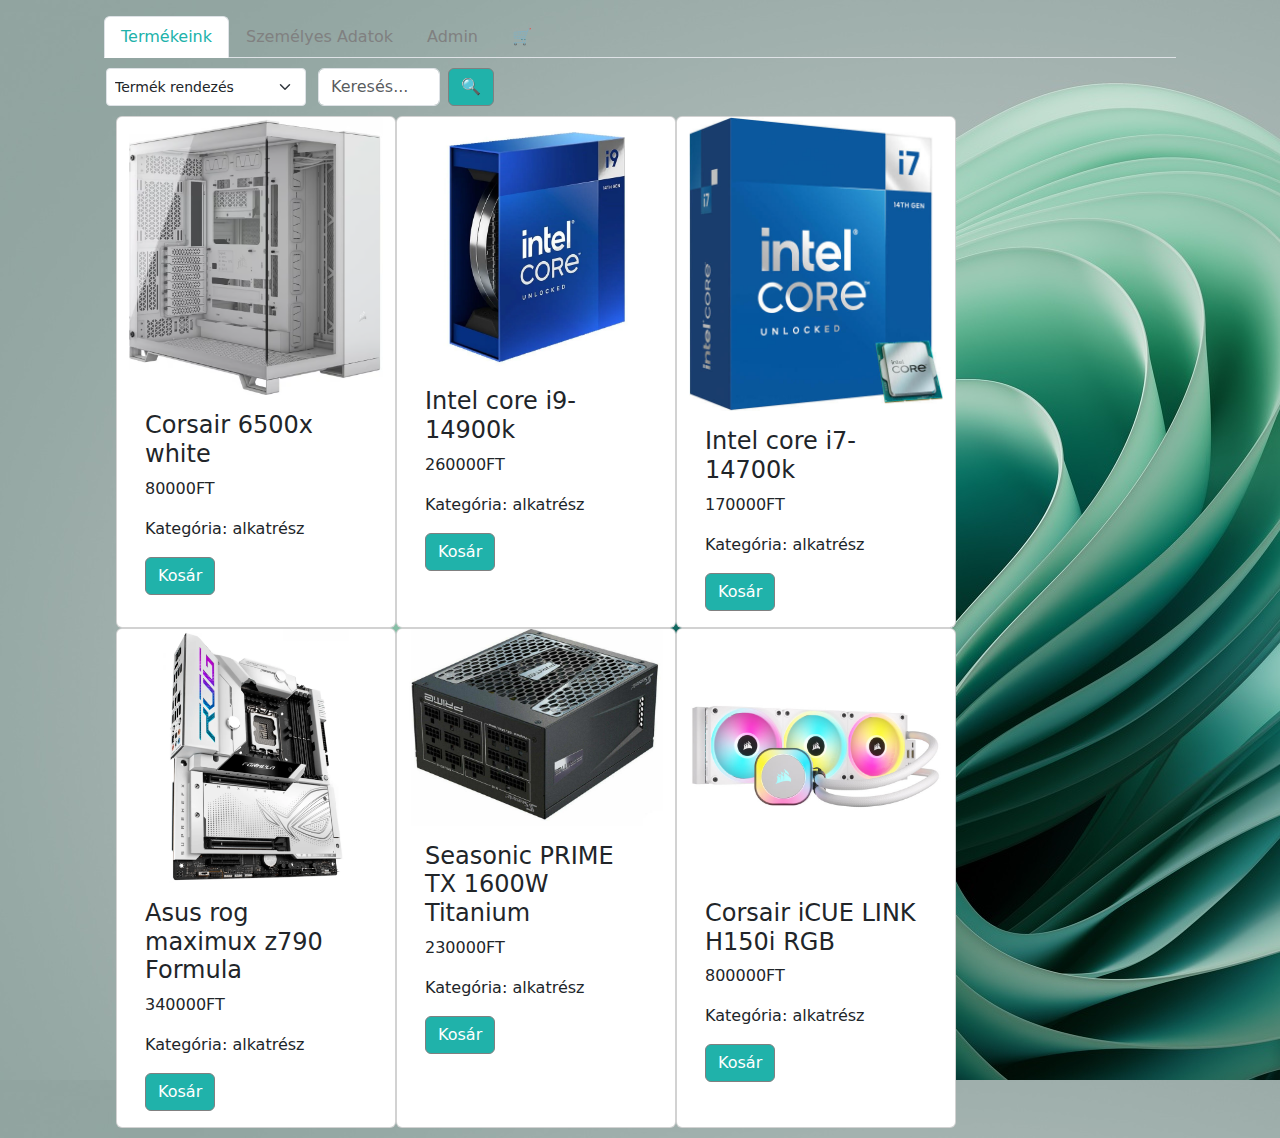
<file: index.html>
<!DOCTYPE html>
<html lang="hu">
<head>
    <meta charset="UTF-8">
    <meta name="viewport" content="width=device-width, initial-scale=1.0">
    <link href="https://cdn.jsdelivr.net/npm/bootstrap@5.3.3/dist/css/bootstrap.min.css" rel="stylesheet">
    <script src="https://cdn.jsdelivr.net/npm/bootstrap@5.3.3/dist/js/bootstrap.bundle.min.js"></script>
    <script src="https://ajax.googleapis.com/ajax/libs/jquery/3.7.1/jquery.min.js"></script>
    <link rel="stylesheet" href="styles.css">
    <script type="module" src="main.js"></script>
    <title>Termekeink</title>
</head>
<body class="container">
    <main>
        <header>
            <nav>
                <div class="container mt-3" style="max-width: auto">
                    <ul class="nav nav-tabs">
                        <li class="nav-item">
                            <a class="nav-link active" style="color: lightseagreen" href="index.html">Termékeink</a>
                        </li>
                        <li class="nav-item">
                            <a class="nav-link" style="color: gray" href="szemelyes.html">Személyes Adatok</a>
                        </li>
                        <li class="nav-item">
                                <a class="nav-link" style="color: gray" href="admin.html">Admin</a>
                        </li>
                        <li class="nav-item d-flex justify-content-end">
                            <a class="nav-link" style="color: gray" href="kosar.html">🛒</a>
                        </li>
                    </ul>
                </div>
            </nav>
        </header>
        <article class="container m-auto">
            <div class="container row m-auto">
                <form action="/action_page.php">
                    <div class="row">
                        <select id="rendezes" class="form-select form-select-sm" style="max-width: 200px;">
                            <option value="alap">Termék rendezés</option>
                            <option value="nev">Név szerint A-Z rendezés</option>
                            <option value="arn">Ár szerint növekvőbe rendez</option>
                            <option value="arcs">Ár szerint csökkenőbe rendez</option>
                            <option value="kategoria">Kategória szerint A-Z rebdezés</option>
                        </select>
                        <div class="d-flex" style="max-width: 200px;">
                            <input id="szNev" class="form-control me-2" type="text" placeholder="Keresés...">
                            <button id="szures" class="btn btn-primary" style="background-color: lightseagreen; border-color: gray;" type="button">🔍</button>
                        </div>
                    </div>
                </form>
            </div>
            <div id="kartya" class="container row"></div>
        </article>
        <footer></footer>
    </main>
</body>
</html>
</file>
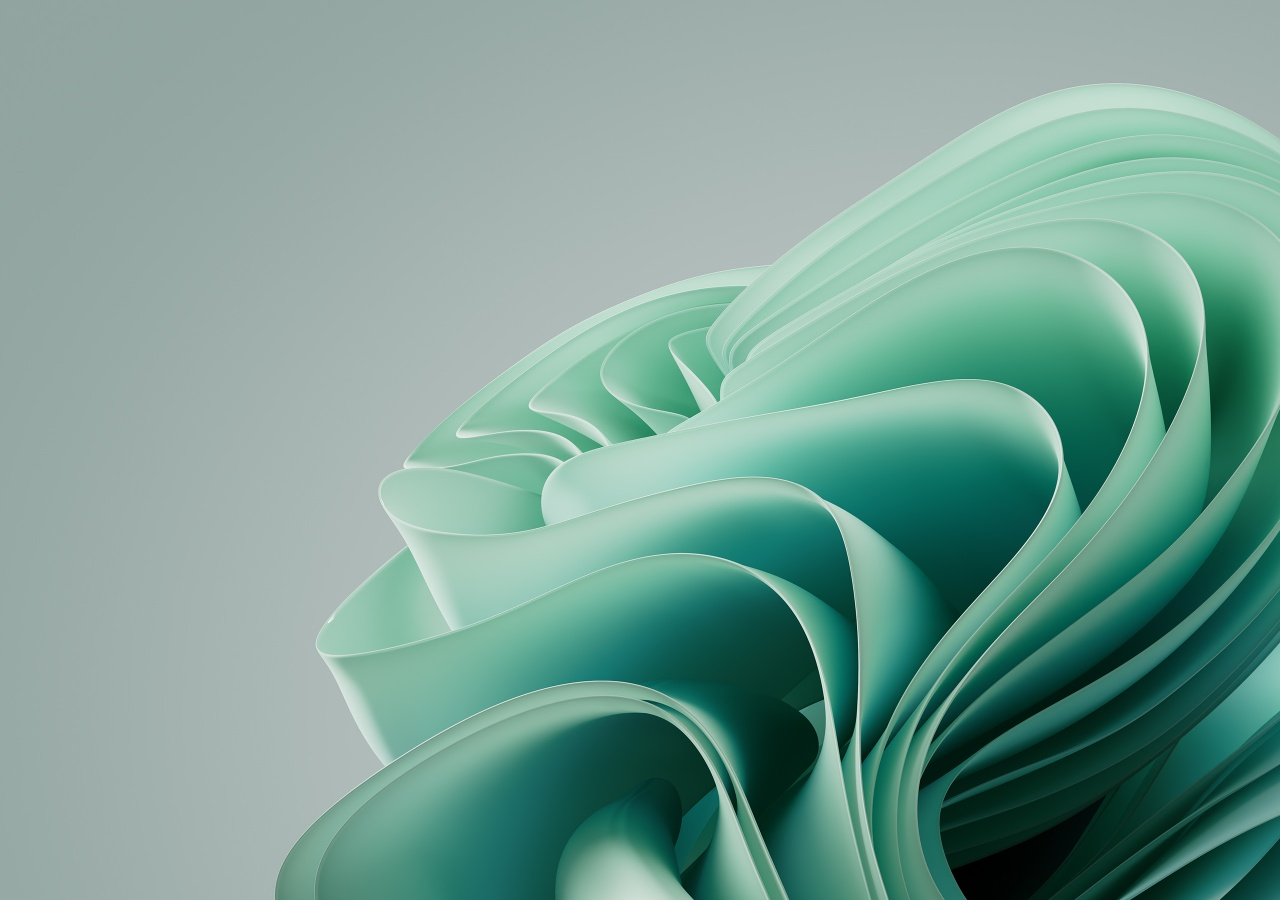
<file: admin.html>
<!DOCTYPE html>
<html lang="hu">
<head>
    <meta charset="UTF-8">
    <meta name="viewport" content="width=device-width, initial-scale=1.0">
    <link href="https://cdn.jsdelivr.net/npm/bootstrap@5.3.3/dist/css/bootstrap.min.css" rel="stylesheet">
    <script src="https://cdn.jsdelivr.net/npm/bootstrap@5.3.3/dist/js/bootstrap.bundle.min.js"></script>
    <link rel="stylesheet" href="styles.css">
    <script type="module" src="main.js"></script>
    <title>Termekeink</title>
</head>
<body>
    
</body>
</html>
</file>
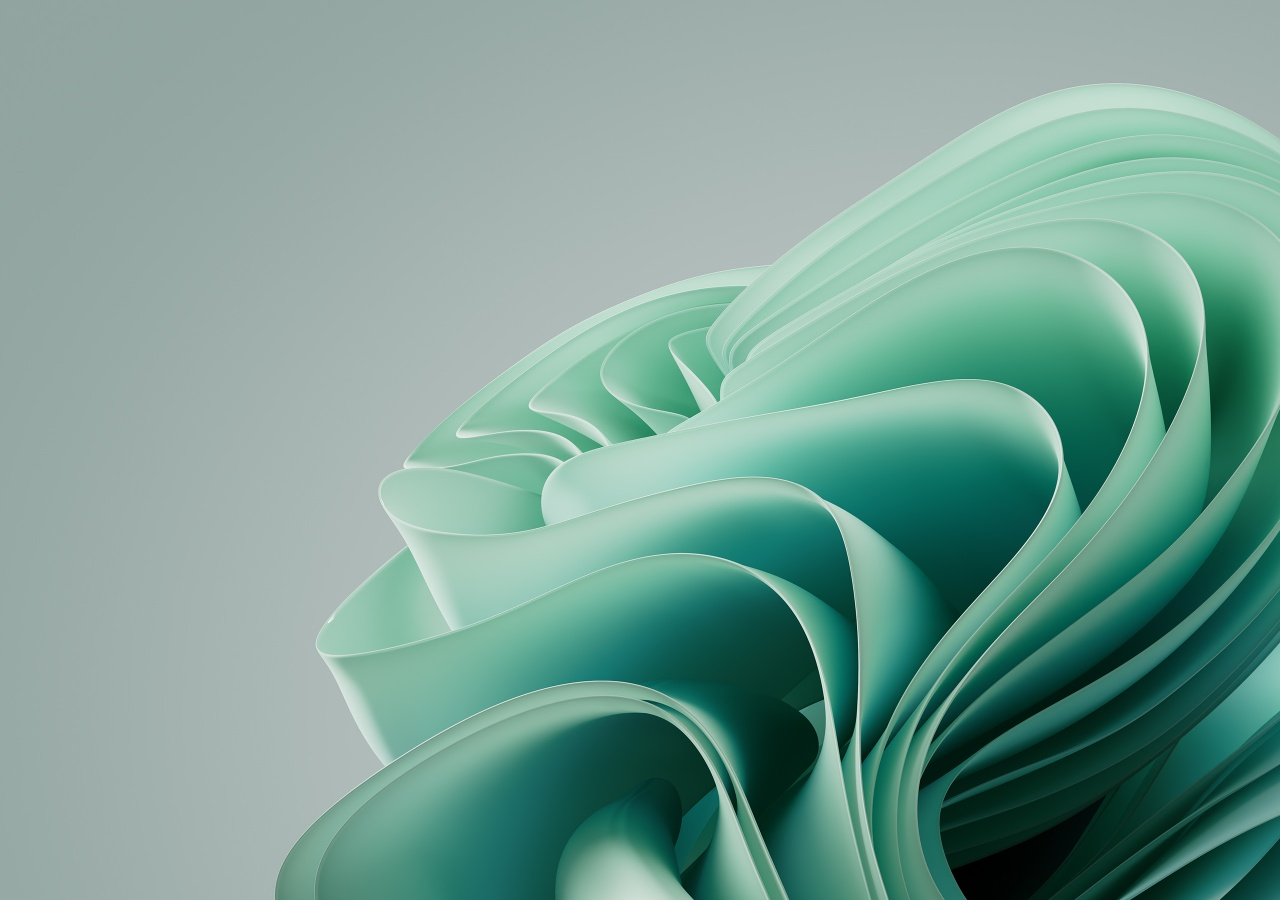
<file: kosar.html>
<!DOCTYPE html>
<html lang="hu">
<head>
    <meta charset="UTF-8">
    <meta name="viewport" content="width=device-width, initial-scale=1.0">
    <link href="https://cdn.jsdelivr.net/npm/bootstrap@5.3.3/dist/css/bootstrap.min.css" rel="stylesheet">
    <script src="https://cdn.jsdelivr.net/npm/bootstrap@5.3.3/dist/js/bootstrap.bundle.min.js"></script>
    <link rel="stylesheet" href="styles.css">
    <script type="module" src="main.js"></script>
    <title>Kosar</title>
</head>
<body>
    
</body>
</html>
</file>
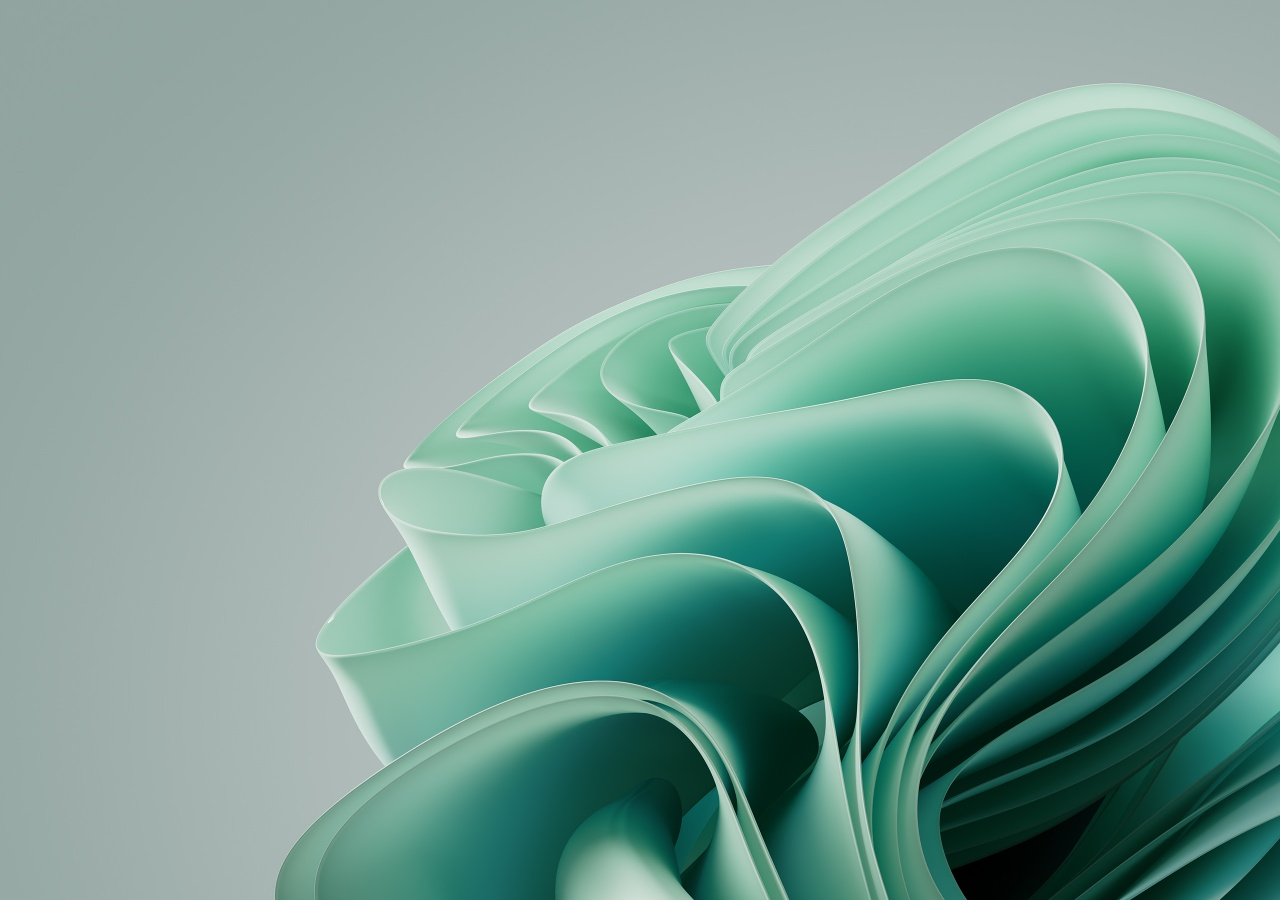
<file: szemelyes.html>
<!DOCTYPE html>
<html lang="hu">
<head>
    <meta charset="UTF-8">
    <meta name="viewport" content="width=device-width, initial-scale=1.0">
    <link href="https://cdn.jsdelivr.net/npm/bootstrap@5.3.3/dist/css/bootstrap.min.css" rel="stylesheet">
    <script src="https://cdn.jsdelivr.net/npm/bootstrap@5.3.3/dist/js/bootstrap.bundle.min.js"></script>
    <link rel="stylesheet" href="styles.css">
    <script type="module" src="main.js"></script>
    <title>SzemelyesAdatok</title>
</head>
<body>
    
</body>
</html>
</file>
<file: styles.css>
* {
    box-sizing: border-box;
    margin: 0;
    padding: 0;
}
body{
    background-image: url("kep.jpg");
}
nav{
    margin: 10px;
}
#kartya{
    margin: 10px;
}
</file>
